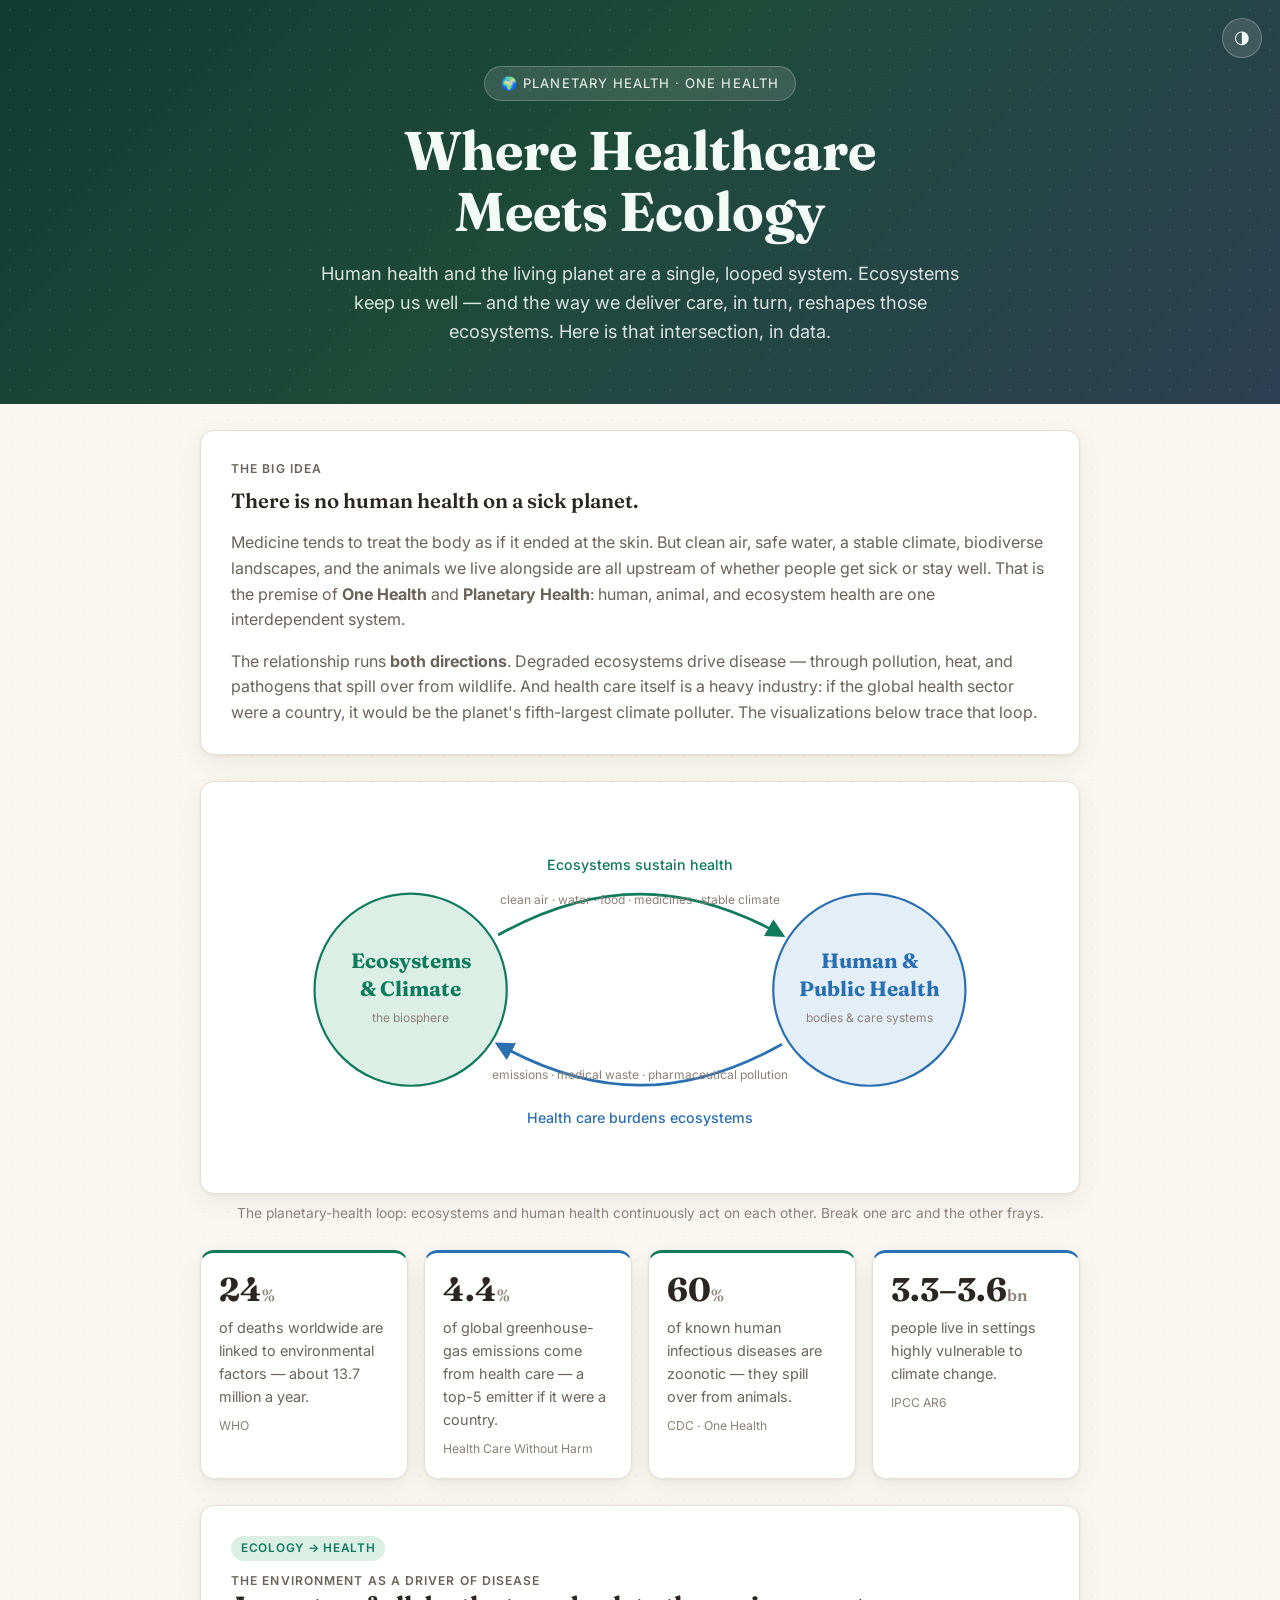
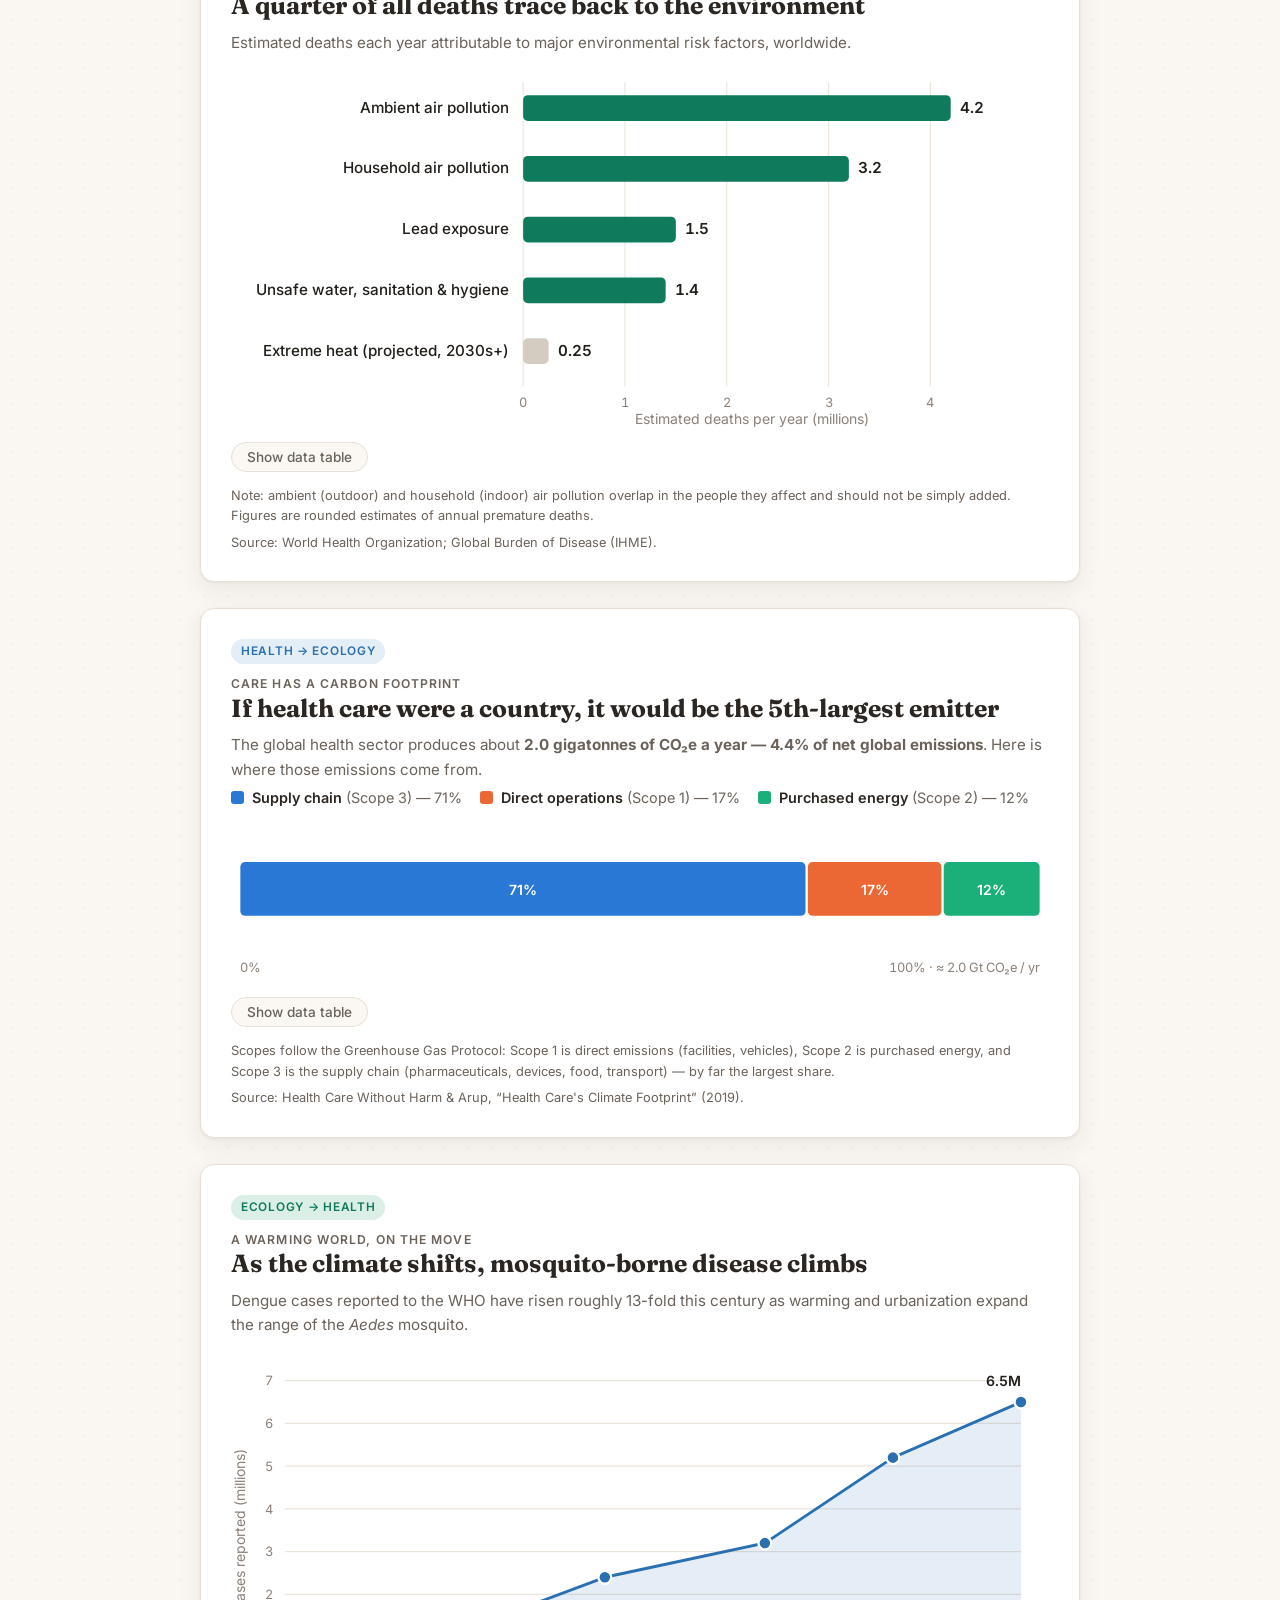
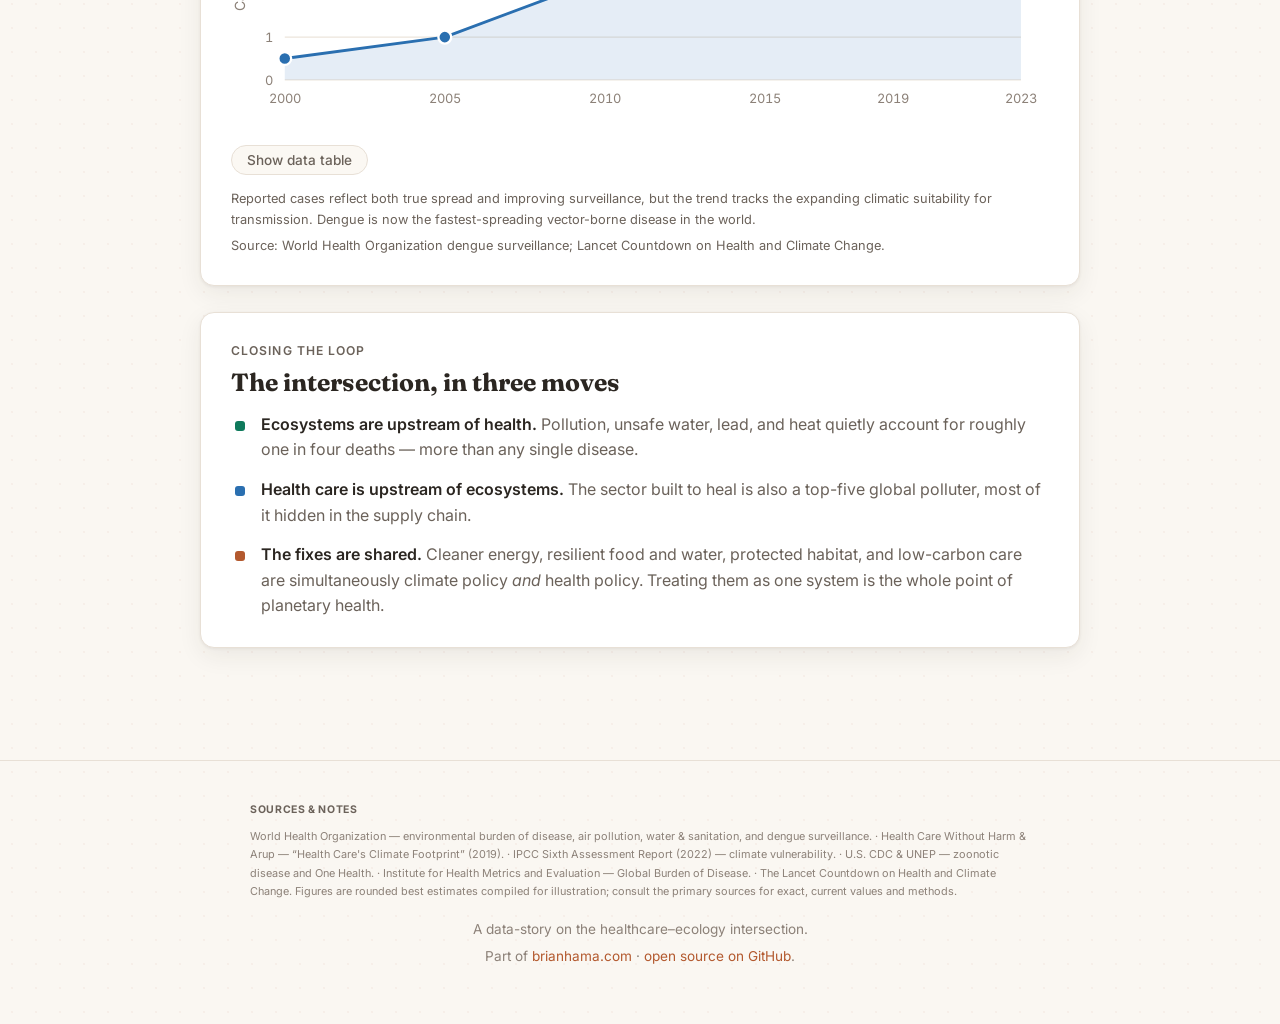
<file: healthcare-ecology.html>
<!DOCTYPE html>
<html lang="en">

<head>
    <meta charset="UTF-8">
    <title>Where Healthcare Meets Ecology · Planetary Health</title>
    <meta name="description"
        content="A data visualization of the two-way relationship between human health and the living planet: how ecosystems shape health, and how health care shapes ecosystems.">
    <meta name="viewport" content="width=device-width, initial-scale=1.0">
    <link rel="preconnect" href="https://fonts.googleapis.com">
    <link rel="preconnect" href="https://fonts.gstatic.com" crossorigin>
    <link
        href="https://fonts.googleapis.com/css2?family=Fraunces:opsz,wght@9..144,600;9..144,700&family=Inter:wght@400;500;600&display=swap"
        rel="stylesheet">
    <style>
        /* ============================================================
           Design tokens — warm "book-shelf" light theme + dark theme.
           Chart color roles come from the validated data-viz palette;
           dark steps are the same hues re-stepped for the dark surface.
           ============================================================ */
        :root {
            color-scheme: light;

            --bg: #faf7f2;
            --bg-dot: rgba(179, 89, 46, 0.05);
            --surface: #ffffff;
            --surface-2: #fbf8f3;
            --ink: #2b2621;
            --ink-soft: #6b625a;
            --ink-muted: #8c8178;
            --accent: #b3592e;
            --accent-dark: #93441f;
            --line: #e8e0d6;
            --shadow: 0 1px 3px rgba(43, 38, 33, 0.06), 0 8px 24px rgba(43, 38, 33, 0.07);
            --shadow-hover: 0 4px 8px rgba(43, 38, 33, 0.08), 0 16px 40px rgba(43, 38, 33, 0.12);
            --radius: 14px;
            --serif: 'Fraunces', Georgia, serif;
            --sans: 'Inter', -apple-system, 'Segoe UI', Arial, sans-serif;

            /* thematic hues */
            --health: #2a6fb0;
            --health-soft: #e4eef7;
            --eco: #0f7a5c;
            --eco-soft: #dcefe7;

            /* chart ink + chrome (light) */
            --c-surface: #ffffff;
            --c-ink: #221f1b;
            --c-ink-2: #52514e;
            --c-muted: #8c8178;
            --c-grid: #ece5db;
            --c-axis: #cfc6ba;

            /* categorical slots (light) — validated set */
            --s1: #2a78d6;
            --s2: #eb6834;
            --s3: #1baf7a;

            /* single-hue data marks (light) */
            --bar-eco: #0f7a5c;
            --line-health: #2a6fb0;
            --line-health-fill: rgba(42, 111, 176, 0.12);
        }

        :root[data-theme="dark"] {
            color-scheme: dark;

            --bg: #17130f;
            --bg-dot: rgba(255, 255, 255, 0.035);
            --surface: #221d18;
            --surface-2: #1c1813;
            --ink: #f3ece2;
            --ink-soft: #c3b7a9;
            --ink-muted: #9a8d7e;
            --accent: #e08a5c;
            --accent-dark: #c2703f;
            --line: #362e26;
            --shadow: 0 1px 3px rgba(0, 0, 0, 0.4), 0 8px 24px rgba(0, 0, 0, 0.4);
            --shadow-hover: 0 4px 8px rgba(0, 0, 0, 0.45), 0 16px 40px rgba(0, 0, 0, 0.5);

            --health: #6db2ea;
            --health-soft: #1e2c39;
            --eco: #3fc79a;
            --eco-soft: #16281f;

            --c-surface: #221d18;
            --c-ink: #f3ece2;
            --c-ink-2: #c3b7a9;
            --c-muted: #9a8d7e;
            --c-grid: #33291f;
            --c-axis: #43382c;

            --s1: #3987e5;
            --s2: #e08a4b;
            --s3: #24c896;

            --bar-eco: #2fb98a;
            --line-health: #6db2ea;
            --line-health-fill: rgba(109, 178, 234, 0.16);
        }

        @media (prefers-color-scheme: dark) {
            :root:not([data-theme="light"]) {
                color-scheme: dark;

                --bg: #17130f;
                --bg-dot: rgba(255, 255, 255, 0.035);
                --surface: #221d18;
                --surface-2: #1c1813;
                --ink: #f3ece2;
                --ink-soft: #c3b7a9;
                --ink-muted: #9a8d7e;
                --accent: #e08a5c;
                --accent-dark: #c2703f;
                --line: #362e26;
                --shadow: 0 1px 3px rgba(0, 0, 0, 0.4), 0 8px 24px rgba(0, 0, 0, 0.4);
                --shadow-hover: 0 4px 8px rgba(0, 0, 0, 0.45), 0 16px 40px rgba(0, 0, 0, 0.5);

                --health: #6db2ea;
                --health-soft: #1e2c39;
                --eco: #3fc79a;
                --eco-soft: #16281f;

                --c-surface: #221d18;
                --c-ink: #f3ece2;
                --c-ink-2: #c3b7a9;
                --c-muted: #9a8d7e;
                --c-grid: #33291f;
                --c-axis: #43382c;

                --s1: #3987e5;
                --s2: #e08a4b;
                --s3: #24c896;

                --bar-eco: #2fb98a;
                --line-health: #6db2ea;
                --line-health-fill: rgba(109, 178, 234, 0.16);
            }
        }

        * { box-sizing: border-box; }

        html { scroll-behavior: smooth; }

        body {
            font-family: var(--sans);
            margin: 0;
            background-color: var(--bg);
            background-image: radial-gradient(var(--bg-dot) 1px, transparent 1px);
            background-size: 24px 24px;
            color: var(--ink);
            line-height: 1.6;
            -webkit-font-smoothing: antialiased;
        }

        a { color: var(--accent); text-decoration: none; }
        a:hover { text-decoration: underline; }

        main {
            max-width: 920px;
            margin: 0 auto;
            padding: 0 20px 72px;
        }

        /* ============ Hero ============ */
        .hero {
            background: linear-gradient(135deg, #123b30 0%, #1f4a3a 45%, #2b3f52 100%);
            color: #f2fbf6;
            padding: 66px 20px 58px;
            text-align: center;
            position: relative;
            overflow: hidden;
        }

        .hero::after {
            content: "";
            position: absolute;
            inset: 0;
            background-image: radial-gradient(rgba(255, 255, 255, 0.06) 1px, transparent 1px);
            background-size: 20px 20px;
            pointer-events: none;
        }

        .hero-inner { position: relative; z-index: 1; max-width: 780px; margin: 0 auto; }

        .hero-eyebrow {
            display: inline-block;
            font-size: 0.82em;
            letter-spacing: 0.08em;
            text-transform: uppercase;
            background: rgba(255, 255, 255, 0.12);
            border: 1px solid rgba(255, 255, 255, 0.22);
            border-radius: 100px;
            padding: 6px 16px;
            margin: 0 0 20px;
        }

        .hero h1 {
            font-family: var(--serif);
            font-size: clamp(2.1em, 5.5vw, 3.4em);
            line-height: 1.12;
            margin: 0 0 16px;
            font-weight: 700;
        }

        .hero-tagline {
            font-size: 1.14em;
            color: rgba(242, 251, 246, 0.88);
            margin: 0 auto;
            max-width: 640px;
        }

        /* theme toggle */
        .theme-toggle {
            position: absolute;
            top: 18px;
            right: 18px;
            z-index: 2;
            width: 40px;
            height: 40px;
            border-radius: 50%;
            border: 1px solid rgba(255, 255, 255, 0.25);
            background: rgba(255, 255, 255, 0.12);
            color: #f2fbf6;
            font-size: 1.1em;
            cursor: pointer;
            line-height: 1;
            transition: background 0.2s ease, transform 0.2s ease;
        }
        .theme-toggle:hover { background: rgba(255, 255, 255, 0.22); transform: rotate(-15deg); }

        /* ============ Cards / sections ============ */
        .card {
            background-color: var(--surface);
            border: 1px solid var(--line);
            border-radius: var(--radius);
            box-shadow: var(--shadow);
            padding: 28px 30px;
            margin-top: 26px;
        }

        .section-eyebrow {
            font-size: 0.76em;
            letter-spacing: 0.09em;
            text-transform: uppercase;
            font-weight: 600;
            color: var(--accent);
            margin: 0 0 8px;
        }

        h2.section-heading {
            font-family: var(--serif);
            font-size: 1.55em;
            font-weight: 700;
            margin: 0 0 10px;
            line-height: 1.2;
        }

        .lead { font-size: 1.05em; color: var(--ink-soft); margin: 0 0 4px; }
        .card p { color: var(--ink-soft); }
        .card p:last-child { margin-bottom: 0; }

        .intro-card .intro-lead {
            font-family: var(--serif);
            font-size: 1.28em;
            font-weight: 600;
            color: var(--ink);
            margin: 0 0 12px;
            line-height: 1.35;
        }

        /* ============ Feedback-loop diagram ============ */
        .loop-figure { margin: 26px 0 0; }
        .loop-wrap {
            background: var(--surface);
            border: 1px solid var(--line);
            border-radius: var(--radius);
            box-shadow: var(--shadow);
            padding: 22px 24px 18px;
        }
        .loop-wrap svg { width: 100%; height: auto; display: block; }
        .loop-caption {
            font-size: 0.86em;
            color: var(--ink-muted);
            text-align: center;
            margin: 8px 4px 0;
        }

        /* ============ KPI stat tiles ============ */
        .kpi-grid {
            display: grid;
            grid-template-columns: repeat(4, 1fr);
            gap: 16px;
            margin-top: 26px;
        }
        .kpi {
            background: var(--surface);
            border: 1px solid var(--line);
            border-radius: var(--radius);
            box-shadow: var(--shadow);
            padding: 20px 18px;
            border-top: 3px solid var(--kpi-accent, var(--accent));
        }
        .kpi-value {
            font-family: var(--serif);
            font-size: 2.05em;
            font-weight: 700;
            line-height: 1;
            color: var(--ink);
            margin: 0;
            font-variant-numeric: tabular-nums;
        }
        .kpi-unit { font-size: 0.5em; font-weight: 600; color: var(--ink-muted); }
        .kpi-label { font-size: 0.9em; color: var(--ink-soft); margin: 10px 0 0; }
        .kpi-source { font-size: 0.76em; color: var(--ink-muted); margin: 8px 0 0; }

        /* ============ Charts ============ */
        .chart-head { margin-bottom: 4px; }
        .chart-dir {
            display: inline-block;
            font-size: 0.74em;
            letter-spacing: 0.06em;
            text-transform: uppercase;
            font-weight: 600;
            padding: 3px 10px;
            border-radius: 100px;
            margin-bottom: 10px;
        }
        .dir-eco { background: var(--eco-soft); color: var(--eco); }
        .dir-health { background: var(--health-soft); color: var(--health); }

        .chart-sub { font-size: 0.95em; color: var(--ink-soft); margin: 2px 0 0; }

        .chart-area { margin-top: 18px; position: relative; }
        .chart-area svg { width: 100%; height: auto; display: block; overflow: visible; }

        /* legend */
        .legend {
            display: flex;
            flex-wrap: wrap;
            gap: 8px 18px;
            margin: 4px 0 14px;
            padding: 0;
            list-style: none;
        }
        .legend li { display: flex; align-items: center; gap: 8px; font-size: 0.9em; color: var(--ink-soft); }
        .legend .swatch { width: 13px; height: 13px; border-radius: 3px; flex-shrink: 0; }
        .legend b { color: var(--ink); font-weight: 600; }

        /* tooltip */
        .tt {
            position: absolute;
            pointer-events: none;
            background: var(--surface);
            border: 1px solid var(--line);
            box-shadow: var(--shadow-hover);
            border-radius: 10px;
            padding: 9px 12px;
            font-size: 0.85em;
            color: var(--ink);
            opacity: 0;
            transform: translate(-50%, -112%);
            transition: opacity 0.12s ease;
            z-index: 10;
            white-space: nowrap;
            max-width: 240px;
        }
        .tt.show { opacity: 1; }
        .tt .tt-title { font-weight: 600; margin-bottom: 2px; }
        .tt .tt-val { color: var(--ink-soft); }
        .tt .tt-val b { color: var(--ink); font-variant-numeric: tabular-nums; }

        /* SVG text roles */
        .ax-label { fill: var(--c-muted); font-size: 12px; font-family: var(--sans); }
        .ax-tick { fill: var(--c-muted); font-size: 11px; font-family: var(--sans); font-variant-numeric: tabular-nums; }
        .bar-name { fill: var(--c-ink); font-size: 13px; font-family: var(--sans); font-weight: 500; }
        .bar-val { fill: var(--c-ink); font-size: 13px; font-family: var(--sans); font-weight: 600; font-variant-numeric: tabular-nums; }
        .seg-label { fill: #ffffff; font-size: 12px; font-family: var(--sans); font-weight: 600; }
        .pt-label { fill: var(--c-ink); font-size: 12px; font-family: var(--sans); font-weight: 600; font-variant-numeric: tabular-nums; }

        /* data table */
        .table-toggle {
            margin-top: 16px;
            font-family: var(--sans);
            font-size: 0.85em;
            font-weight: 500;
            color: var(--ink-soft);
            background: var(--surface-2);
            border: 1px solid var(--line);
            border-radius: 100px;
            padding: 6px 15px;
            cursor: pointer;
            transition: border-color 0.15s ease, color 0.15s ease;
        }
        .table-toggle:hover { border-color: var(--accent); color: var(--accent); }
        .data-table { margin-top: 14px; overflow-x: auto; }
        .data-table[hidden] { display: none; }
        table {
            border-collapse: collapse;
            width: 100%;
            font-size: 0.88em;
        }
        caption { text-align: left; color: var(--ink-muted); font-size: 0.92em; margin-bottom: 8px; }
        th, td { text-align: left; padding: 8px 12px; border-bottom: 1px solid var(--line); }
        thead th { color: var(--ink); font-weight: 600; border-bottom: 1.5px solid var(--line); }
        td.num, th.num { text-align: right; font-variant-numeric: tabular-nums; }
        tbody tr:last-child td { border-bottom: none; }

        .chart-note { font-size: 0.8em; color: var(--ink-muted); margin: 14px 0 0; }
        .chart-source { font-size: 0.8em; color: var(--ink-muted); margin: 6px 0 0; }

        /* takeaways */
        .takeaways { list-style: none; margin: 14px 0 0; padding: 0; }
        .takeaways li {
            position: relative;
            padding: 0 0 0 30px;
            margin: 0 0 14px;
            color: var(--ink-soft);
        }
        .takeaways li:last-child { margin-bottom: 0; }
        .takeaways li::before {
            content: "";
            position: absolute;
            left: 4px;
            top: 9px;
            width: 10px;
            height: 10px;
            border-radius: 3px;
            background: var(--tk, var(--accent));
        }
        .takeaways b { color: var(--ink); font-weight: 600; }

        /* ============ Footer ============ */
        .site-footer {
            text-align: center;
            padding: 40px 20px 52px;
            border-top: 1px solid var(--line);
            color: var(--ink-muted);
            margin-top: 40px;
        }
        .site-footer p { margin: 5px 0; font-size: 0.85em; }
        .src-list {
            max-width: 780px;
            margin: 0 auto 18px;
            font-size: 0.8em;
            color: var(--ink-muted);
            line-height: 1.7;
            text-align: left;
        }
        .src-list h3 {
            font-family: var(--sans);
            font-size: 0.82em;
            letter-spacing: 0.06em;
            text-transform: uppercase;
            color: var(--ink-soft);
            margin: 0 0 8px;
        }

        /* ============ Responsive ============ */
        @media (max-width: 760px) {
            .hero { padding: 54px 16px 46px; }
            main { padding: 0 14px 56px; }
            .card { padding: 22px 18px; }
            .kpi-grid { grid-template-columns: repeat(2, 1fr); }
            .kpi-value { font-size: 1.8em; }
        }
        @media (max-width: 400px) {
            .kpi-grid { grid-template-columns: 1fr; }
        }

        @media (prefers-reduced-motion: reduce) {
            * { scroll-behavior: auto !important; transition: none !important; }
        }
    </style>
</head>

<body>
    <header class="hero">
        <button class="theme-toggle" id="theme-toggle" aria-label="Toggle dark mode" title="Toggle light / dark">◑</button>
        <div class="hero-inner">
            <p class="hero-eyebrow">🌍 Planetary Health · One Health</p>
            <h1>Where Healthcare<br>Meets Ecology</h1>
            <p class="hero-tagline">Human health and the living planet are a single, looped system. Ecosystems keep
                us well — and the way we deliver care, in turn, reshapes those ecosystems. Here is that intersection,
                in data.</p>
        </div>
    </header>

    <main>
        <!-- Intro -->
        <section class="card intro-card">
            <p class="section-eyebrow">The big idea</p>
            <p class="intro-lead">There is no human health on a sick planet.</p>
            <p>Medicine tends to treat the body as if it ended at the skin. But clean air, safe water, a stable
                climate, biodiverse landscapes, and the animals we live alongside are all upstream of whether people
                get sick or stay well. That is the premise of <b>One Health</b> and <b>Planetary Health</b>: human,
                animal, and ecosystem health are one interdependent system.</p>
            <p>The relationship runs <b>both directions</b>. Degraded ecosystems drive disease — through pollution,
                heat, and pathogens that spill over from wildlife. And health care itself is a heavy industry: if the
                global health sector were a country, it would be the planet's fifth-largest climate polluter. The
                visualizations below trace that loop.</p>
        </section>

        <!-- Feedback loop diagram -->
        <figure class="loop-figure">
            <div class="loop-wrap">
                <svg viewBox="0 0 760 340" role="img"
                    aria-label="Diagram of the feedback loop between ecosystems and human health. Ecosystems supply clean air, water, food, medicines, and a stable climate to human health; when degraded, they drive pollution, heat stress, and zoonotic disease. Human health care, in return, generates greenhouse-gas emissions, waste, and pharmaceutical pollution that burden ecosystems.">
                    <defs>
                        <marker id="arrow-eco" viewBox="0 0 10 10" refX="8" refY="5" markerWidth="7" markerHeight="7"
                            orient="auto-start-reverse">
                            <path d="M0,0 L10,5 L0,10 z" fill="var(--eco)"></path>
                        </marker>
                        <marker id="arrow-health" viewBox="0 0 10 10" refX="8" refY="5" markerWidth="7" markerHeight="7"
                            orient="auto-start-reverse">
                            <path d="M0,0 L10,5 L0,10 z" fill="var(--health)"></path>
                        </marker>
                    </defs>

                    <!-- top arc: ecosystems -> health (supports) -->
                    <path d="M 250 120 C 340 70, 420 70, 510 120" fill="none" stroke="var(--eco)" stroke-width="2.5"
                        marker-end="url(#arrow-eco)"></path>
                    <text x="380" y="60" text-anchor="middle" class="bar-name" style="fill:var(--eco);">
                        Ecosystems sustain health</text>
                    <text x="380" y="92" text-anchor="middle" class="ax-tick">clean air · water · food · medicines · stable climate</text>

                    <!-- bottom arc: health -> ecosystems (burdens) -->
                    <path d="M 510 220 C 420 270, 340 270, 250 220" fill="none" stroke="var(--health)" stroke-width="2.5"
                        marker-end="url(#arrow-health)"></path>
                    <text x="380" y="292" text-anchor="middle" class="bar-name" style="fill:var(--health);">
                        Health care burdens ecosystems</text>
                    <text x="380" y="252" text-anchor="middle" class="ax-tick">emissions · medical waste · pharmaceutical pollution</text>

                    <!-- left hub: ecosystems -->
                    <circle cx="170" cy="170" r="88" fill="var(--eco-soft)" stroke="var(--eco)" stroke-width="2"></circle>
                    <text x="170" y="150" text-anchor="middle" class="loop-hub"
                        style="fill:var(--eco);font-family:var(--serif);font-weight:700;font-size:19px;">Ecosystems</text>
                    <text x="170" y="176" text-anchor="middle" class="loop-hub"
                        style="fill:var(--eco);font-family:var(--serif);font-weight:700;font-size:19px;">&amp; Climate</text>
                    <text x="170" y="200" text-anchor="middle" class="ax-tick">the biosphere</text>

                    <!-- right hub: health -->
                    <circle cx="590" cy="170" r="88" fill="var(--health-soft)" stroke="var(--health)" stroke-width="2"></circle>
                    <text x="590" y="150" text-anchor="middle"
                        style="fill:var(--health);font-family:var(--serif);font-weight:700;font-size:19px;">Human &amp;</text>
                    <text x="590" y="176" text-anchor="middle"
                        style="fill:var(--health);font-family:var(--serif);font-weight:700;font-size:19px;">Public Health</text>
                    <text x="590" y="200" text-anchor="middle" class="ax-tick">bodies &amp; care systems</text>
                </svg>
            </div>
            <figcaption class="loop-caption">The planetary-health loop: ecosystems and human health continuously act on
                each other. Break one arc and the other frays.</figcaption>
        </figure>

        <!-- KPI row -->
        <section aria-label="Key figures">
            <div class="kpi-grid" id="kpi-grid"></div>
        </section>

        <!-- Chart 1: Ecology -> Health -->
        <section class="card" id="chart-deaths">
            <div class="chart-head">
                <span class="chart-dir dir-eco">Ecology → Health</span>
                <p class="section-eyebrow" style="margin:0;">The environment as a driver of disease</p>
                <h2 class="section-heading">A quarter of all deaths trace back to the environment</h2>
                <p class="chart-sub">Estimated deaths each year attributable to major environmental risk factors,
                    worldwide.</p>
            </div>
            <div class="chart-area" id="deaths-area"></div>
            <button class="table-toggle" data-target="deaths-table" aria-expanded="false">Show data table</button>
            <div class="data-table" id="deaths-table" hidden></div>
            <p class="chart-note">Note: ambient (outdoor) and household (indoor) air pollution overlap in the people
                they affect and should not be simply added. Figures are rounded estimates of annual premature deaths.</p>
            <p class="chart-source">Source: World Health Organization; Global Burden of Disease (IHME).</p>
        </section>

        <!-- Chart 2: Health -> Ecology -->
        <section class="card" id="chart-footprint">
            <div class="chart-head">
                <span class="chart-dir dir-health">Health → Ecology</span>
                <p class="section-eyebrow" style="margin:0;">Care has a carbon footprint</p>
                <h2 class="section-heading">If health care were a country, it would be the 5th-largest emitter</h2>
                <p class="chart-sub">The global health sector produces about <b>2.0 gigatonnes of CO₂e a year — 4.4% of
                    net global emissions</b>. Here is where those emissions come from.</p>
            </div>
            <ul class="legend" id="footprint-legend"></ul>
            <div class="chart-area" id="footprint-area"></div>
            <button class="table-toggle" data-target="footprint-table" aria-expanded="false">Show data table</button>
            <div class="data-table" id="footprint-table" hidden></div>
            <p class="chart-note">Scopes follow the Greenhouse Gas Protocol: Scope 1 is direct emissions (facilities,
                vehicles), Scope 2 is purchased energy, and Scope 3 is the supply chain (pharmaceuticals, devices,
                food, transport) — by far the largest share.</p>
            <p class="chart-source">Source: Health Care Without Harm & Arup, “Health Care's Climate Footprint” (2019).</p>
        </section>

        <!-- Chart 3: the loop over time -->
        <section class="card" id="chart-dengue">
            <div class="chart-head">
                <span class="chart-dir dir-eco">Ecology → Health</span>
                <p class="section-eyebrow" style="margin:0;">A warming world, on the move</p>
                <h2 class="section-heading">As the climate shifts, mosquito-borne disease climbs</h2>
                <p class="chart-sub">Dengue cases reported to the WHO have risen roughly 13-fold this century as warming
                    and urbanization expand the range of the <i>Aedes</i> mosquito.</p>
            </div>
            <div class="chart-area" id="dengue-area"></div>
            <button class="table-toggle" data-target="dengue-table" aria-expanded="false">Show data table</button>
            <div class="data-table" id="dengue-table" hidden></div>
            <p class="chart-note">Reported cases reflect both true spread and improving surveillance, but the trend
                tracks the expanding climatic suitability for transmission. Dengue is now the fastest-spreading
                vector-borne disease in the world.</p>
            <p class="chart-source">Source: World Health Organization dengue surveillance; Lancet Countdown on Health
                and Climate Change.</p>
        </section>

        <!-- Takeaways -->
        <section class="card">
            <p class="section-eyebrow">Closing the loop</p>
            <h2 class="section-heading">The intersection, in three moves</h2>
            <ul class="takeaways">
                <li style="--tk: var(--eco);"><b>Ecosystems are upstream of health.</b> Pollution, unsafe water, lead,
                    and heat quietly account for roughly one in four deaths — more than any single disease.</li>
                <li style="--tk: var(--health);"><b>Health care is upstream of ecosystems.</b> The sector built to
                    heal is also a top-five global polluter, most of it hidden in the supply chain.</li>
                <li style="--tk: var(--accent);"><b>The fixes are shared.</b> Cleaner energy, resilient food and water,
                    protected habitat, and low-carbon care are simultaneously climate policy <i>and</i> health policy.
                    Treating them as one system is the whole point of planetary health.</li>
            </ul>
        </section>
    </main>

    <footer class="site-footer">
        <div class="src-list">
            <h3>Sources &amp; notes</h3>
            <p>World Health Organization — environmental burden of disease, air pollution, water &amp; sanitation, and
                dengue surveillance. · Health Care Without Harm &amp; Arup — “Health Care's Climate Footprint” (2019). ·
                IPCC Sixth Assessment Report (2022) — climate vulnerability. · U.S. CDC &amp; UNEP — zoonotic disease and
                One Health. · Institute for Health Metrics and Evaluation — Global Burden of Disease. · The Lancet
                Countdown on Health and Climate Change. Figures are rounded best estimates compiled for illustration;
                consult the primary sources for exact, current values and methods.</p>
        </div>
        <p>A data-story on the healthcare–ecology intersection.</p>
        <p>Part of <a href="index.html">brianhama.com</a> · <a target="_blank" rel="noopener"
                href="https://github.com/brianhama/book-website">open source on GitHub</a>.</p>
    </footer>

    <script>
        "use strict";

        /* ============================================================
           Data
           ============================================================ */
        var KPIS = [
            {
                value: "24", unit: "%",
                label: "of deaths worldwide are linked to environmental factors — about 13.7 million a year.",
                source: "WHO", accent: "var(--eco)"
            },
            {
                value: "4.4", unit: "%",
                label: "of global greenhouse-gas emissions come from health care — a top-5 emitter if it were a country.",
                source: "Health Care Without Harm", accent: "var(--health)"
            },
            {
                value: "60", unit: "%",
                label: "of known human infectious diseases are zoonotic — they spill over from animals.",
                source: "CDC · One Health", accent: "var(--eco)"
            },
            {
                value: "3.3–3.6", unit: "bn",
                label: "people live in settings highly vulnerable to climate change.",
                source: "IPCC AR6", accent: "var(--health)"
            }
        ];

        // Chart 1 — annual deaths (millions) by environmental risk factor
        var DEATHS = [
            { name: "Ambient air pollution", value: 4.2, note: "Outdoor fine particulates & ozone" },
            { name: "Household air pollution", value: 3.2, note: "Indoor smoke from solid cooking fuels" },
            { name: "Lead exposure", value: 1.5, note: "Mostly cardiovascular, via GBD 2021" },
            { name: "Unsafe water, sanitation & hygiene", value: 1.4, note: "Diarrhoeal & related disease" },
            { name: "Extreme heat (projected, 2030s+)", value: 0.25, note: "WHO projection, 2030–2050", projected: true }
        ];

        // Chart 2 — healthcare climate footprint by GHG-protocol scope (% of sector emissions)
        var FOOTPRINT = [
            { name: "Supply chain", scope: "Scope 3", value: 71, color: "var(--s1)", desc: "Pharma, devices, food, transport" },
            { name: "Direct operations", scope: "Scope 1", value: 17, color: "var(--s2)", desc: "Facilities & fleet" },
            { name: "Purchased energy", scope: "Scope 2", value: 12, color: "var(--s3)", desc: "Grid electricity, heat & cooling" }
        ];

        // Chart 3 — dengue cases reported to WHO (millions)
        var DENGUE = [
            { year: 2000, value: 0.5 },
            { year: 2005, value: 1.0 },
            { year: 2010, value: 2.4 },
            { year: 2015, value: 3.2 },
            { year: 2019, value: 5.2 },
            { year: 2023, value: 6.5 }
        ];

        var SVGNS = "http://www.w3.org/2000/svg";
        function el(name, attrs) {
            var n = document.createElementNS(SVGNS, name);
            if (attrs) { for (var k in attrs) { n.setAttribute(k, attrs[k]); } }
            return n;
        }
        function fmtNum(v) {
            return (Math.round(v * 100) / 100).toLocaleString("en-US");
        }

        /* ============================================================
           KPI tiles
           ============================================================ */
        (function renderKpis() {
            var grid = document.getElementById("kpi-grid");
            KPIS.forEach(function (k) {
                var d = document.createElement("div");
                d.className = "kpi";
                d.style.setProperty("--kpi-accent", k.accent);
                d.innerHTML =
                    '<p class="kpi-value">' + k.value + '<span class="kpi-unit">' + k.unit + '</span></p>' +
                    '<p class="kpi-label">' + k.label + '</p>' +
                    '<p class="kpi-source">' + k.source + '</p>';
                grid.appendChild(d);
            });
        })();

        /* ============================================================
           Shared tooltip helper
           ============================================================ */
        function makeTooltip(area) {
            var tt = document.createElement("div");
            tt.className = "tt";
            area.appendChild(tt);
            return {
                show: function (html, cx, cy) {
                    tt.innerHTML = html;
                    tt.style.left = cx + "px";
                    tt.style.top = cy + "px";
                    tt.classList.add("show");
                },
                hide: function () { tt.classList.remove("show"); }
            };
        }
        // convert an SVG x/y (viewBox units) to pixel offset within the area element
        function svgToPx(svg, area, vx, vy) {
            var vb = svg.viewBox.baseVal;
            var rect = svg.getBoundingClientRect();
            var arect = area.getBoundingClientRect();
            var px = (vx / vb.width) * rect.width + (rect.left - arect.left);
            var py = (vy / vb.height) * rect.height + (rect.top - arect.top);
            return { x: px, y: py };
        }

        /* ============================================================
           Chart 1 — horizontal bars (single hue, magnitude)
           ============================================================ */
        (function renderDeaths() {
            var area = document.getElementById("deaths-area");
            var W = 700, rowH = 52, padTop = 8, padBottom = 34;
            var labelW = 250, valW = 58;
            var plotLeft = labelW, plotRight = W - valW;
            var plotW = plotRight - plotLeft;
            var H = padTop + DEATHS.length * rowH + padBottom;
            var maxV = 4.5;
            var svg = el("svg", { viewBox: "0 0 " + W + " " + H });

            // gridlines + ticks
            var ticks = [0, 1, 2, 3, 4];
            ticks.forEach(function (t) {
                var x = plotLeft + (t / maxV) * plotW;
                svg.appendChild(el("line", {
                    x1: x, y1: padTop, x2: x, y2: H - padBottom,
                    stroke: "var(--c-grid)", "stroke-width": 1
                }));
                var tk = el("text", { x: x, y: H - padBottom + 18, "text-anchor": "middle", "class": "ax-tick" });
                tk.textContent = t;
                svg.appendChild(tk);
            });
            var axl = el("text", { x: plotLeft + plotW / 2, y: H - 2, "text-anchor": "middle", "class": "ax-label" });
            axl.textContent = "Estimated deaths per year (millions)";
            svg.appendChild(axl);

            var tip = makeTooltip(area);

            DEATHS.forEach(function (d, i) {
                var cy = padTop + i * rowH;
                var bh = 22;
                var by = cy + (rowH - bh) / 2 - 4;
                var w = Math.max(3, (d.value / maxV) * plotW);

                // category name (right-aligned to the axis)
                var nm = el("text", { x: plotLeft - 12, y: by + bh / 2 + 4, "text-anchor": "end", "class": "bar-name" });
                nm.textContent = d.name;
                svg.appendChild(nm);

                // bar (4px rounded, anchored to baseline at plotLeft)
                var bar = el("rect", {
                    x: plotLeft, y: by, width: w, height: bh, rx: 4, ry: 4,
                    fill: d.projected ? "var(--c-axis)" : "var(--bar-eco)",
                    "fill-opacity": d.projected ? 0.9 : 1
                });
                bar.style.cursor = "pointer";
                svg.appendChild(bar);

                // value label at bar end
                var vl = el("text", { x: plotLeft + w + 8, y: by + bh / 2 + 4, "text-anchor": "start", "class": "bar-val" });
                vl.textContent = d.value < 1 ? d.value.toFixed(2) : d.value.toFixed(1);
                svg.appendChild(vl);

                // hover hit-area over the row
                var hit = el("rect", { x: 0, y: cy, width: W, height: rowH, fill: "transparent" });
                hit.style.cursor = "pointer";
                (function (dd, yy) {
                    hit.addEventListener("mousemove", function (e) {
                        var p = svgToPx(svg, area, plotLeft + Math.max(3, (dd.value / maxV) * plotW), yy + rowH / 2 - 4);
                        tip.show(
                            '<div class="tt-title">' + dd.name + '</div>' +
                            '<div class="tt-val"><b>' + (dd.value < 1 ? dd.value.toFixed(2) : dd.value.toFixed(1)) +
                            ' million</b> deaths / yr</div>' +
                            '<div class="tt-val" style="font-size:0.92em;">' + dd.note + '</div>',
                            p.x, p.y);
                    });
                    hit.addEventListener("mouseleave", tip.hide);
                })(d, cy);
                svg.appendChild(hit);
            });

            area.appendChild(svg);

            // data table
            var rows = DEATHS.map(function (d) {
                return '<tr><td>' + d.name + '</td><td class="num">' +
                    (d.value < 1 ? d.value.toFixed(2) : d.value.toFixed(1)) + '</td><td>' + d.note + '</td></tr>';
            }).join("");
            document.getElementById("deaths-table").innerHTML =
                '<table><caption>Annual deaths attributable to environmental risk factors (millions)</caption>' +
                '<thead><tr><th scope="col">Risk factor</th><th scope="col" class="num">Deaths / yr (M)</th>' +
                '<th scope="col">Detail</th></tr></thead><tbody>' + rows + '</tbody></table>';
        })();

        /* ============================================================
           Chart 2 — horizontal stacked bar (part-to-whole, 3 series)
           ============================================================ */
        (function renderFootprint() {
            var area = document.getElementById("footprint-area");
            var W = 700, H = 132;
            var padX = 8, barY = 30, barH = 46;
            var plotW = W - padX * 2;
            var gap = 2; // 2px surface gap between segments
            var svg = el("svg", { viewBox: "0 0 " + W + " " + H });
            var tip = makeTooltip(area);

            var x = padX;
            FOOTPRINT.forEach(function (s, i) {
                var segW = (s.value / 100) * plotW - (i < FOOTPRINT.length - 1 ? gap : 0);
                var seg = el("rect", {
                    x: x, y: barY, width: Math.max(1, segW), height: barH,
                    rx: 4, ry: 4, fill: s.color
                });
                seg.style.cursor = "pointer";
                svg.appendChild(seg);

                // in-segment % label (white) where it fits; else above
                var cx = x + segW / 2;
                if (segW > 40) {
                    var pl = el("text", { x: cx, y: barY + barH / 2 + 5, "text-anchor": "middle", "class": "seg-label" });
                    pl.textContent = s.value + "%";
                    svg.appendChild(pl);
                } else {
                    var pl2 = el("text", { x: cx, y: barY - 8, "text-anchor": "middle", "class": "pt-label" });
                    pl2.textContent = s.value + "%";
                    svg.appendChild(pl2);
                    svg.appendChild(el("line", { x1: cx, y1: barY - 4, x2: cx, y2: barY + 2, stroke: "var(--c-axis)", "stroke-width": 1 }));
                }

                (function (ss, segx, segw) {
                    var hitCx = segx + segw / 2;
                    seg.addEventListener("mousemove", function () {
                        var p = svgToPx(svg, area, hitCx, barY);
                        tip.show(
                            '<div class="tt-title">' + ss.name + ' · ' + ss.scope + '</div>' +
                            '<div class="tt-val"><b>' + ss.value + '%</b> of the sector footprint</div>' +
                            '<div class="tt-val" style="font-size:0.92em;">' + ss.desc + '</div>',
                            p.x, p.y);
                    });
                    seg.addEventListener("mouseleave", tip.hide);
                })(s, x, segW);

                x += (s.value / 100) * plotW;
            });

            // scale caption
            var sc = el("text", { x: padX, y: H - 8, "text-anchor": "start", "class": "ax-tick" });
            sc.textContent = "0%";
            svg.appendChild(sc);
            var sc2 = el("text", { x: W - padX, y: H - 8, "text-anchor": "end", "class": "ax-tick" });
            sc2.textContent = "100% · ≈ 2.0 Gt CO₂e / yr";
            svg.appendChild(sc2);

            area.appendChild(svg);

            // legend
            var leg = document.getElementById("footprint-legend");
            FOOTPRINT.forEach(function (s) {
                var li = document.createElement("li");
                li.innerHTML = '<span class="swatch" style="background:' + s.color + ';"></span>' +
                    '<span><b>' + s.name + '</b> (' + s.scope + ') — ' + s.value + '%</span>';
                leg.appendChild(li);
            });

            // data table
            var rows = FOOTPRINT.map(function (s) {
                return '<tr><td>' + s.name + '</td><td>' + s.scope + '</td><td class="num">' + s.value +
                    '%</td><td>' + s.desc + '</td></tr>';
            }).join("");
            document.getElementById("footprint-table").innerHTML =
                '<table><caption>Global health-sector greenhouse-gas emissions by scope (≈ 2.0 Gt CO₂e / yr)</caption>' +
                '<thead><tr><th scope="col">Source</th><th scope="col">Scope</th>' +
                '<th scope="col" class="num">Share</th><th scope="col">Detail</th></tr></thead><tbody>' +
                rows + '</tbody></table>';
        })();

        /* ============================================================
           Chart 3 — line chart (single series, trend over time)
           ============================================================ */
        (function renderDengue() {
            var area = document.getElementById("dengue-area");
            var W = 700, H = 320;
            var padL = 46, padR = 24, padT = 22, padB = 42;
            var plotW = W - padL - padR, plotH = H - padT - padB;
            var years = DENGUE.map(function (d) { return d.year; });
            var minYear = 2000, maxYear = 2023, maxV = 7;
            var svg = el("svg", { viewBox: "0 0 " + W + " " + H });

            function X(yr) { return padL + ((yr - minYear) / (maxYear - minYear)) * plotW; }
            function Y(v) { return padT + plotH - (v / maxV) * plotH; }

            // y gridlines + ticks
            [0, 1, 2, 3, 4, 5, 6, 7].forEach(function (t) {
                var y = Y(t);
                svg.appendChild(el("line", { x1: padL, y1: y, x2: W - padR, y2: y, stroke: "var(--c-grid)", "stroke-width": 1 }));
                var tk = el("text", { x: padL - 10, y: y + 4, "text-anchor": "end", "class": "ax-tick" });
                tk.textContent = t;
                svg.appendChild(tk);
            });
            var yl = el("text", { x: padL - 34, y: padT + plotH / 2, "text-anchor": "middle", "class": "ax-label",
                transform: "rotate(-90 " + (padL - 34) + " " + (padT + plotH / 2) + ")" });
            yl.textContent = "Cases reported (millions)";
            svg.appendChild(yl);

            // x ticks
            years.forEach(function (yr) {
                var tk = el("text", { x: X(yr), y: H - padB + 20, "text-anchor": "middle", "class": "ax-tick" });
                tk.textContent = yr;
                svg.appendChild(tk);
            });

            // area fill under the line
            var areaPath = "M " + X(DENGUE[0].year) + " " + Y(0);
            DENGUE.forEach(function (d) { areaPath += " L " + X(d.year) + " " + Y(d.value); });
            areaPath += " L " + X(DENGUE[DENGUE.length - 1].year) + " " + Y(0) + " Z";
            svg.appendChild(el("path", { d: areaPath, fill: "var(--line-health-fill)", stroke: "none" }));

            // the line (2px)
            var linePath = "";
            DENGUE.forEach(function (d, i) { linePath += (i === 0 ? "M " : " L ") + X(d.year) + " " + Y(d.value); });
            svg.appendChild(el("path", { d: linePath, fill: "none", stroke: "var(--line-health)", "stroke-width": 2.5,
                "stroke-linejoin": "round", "stroke-linecap": "round" }));

            var tip = makeTooltip(area);

            // markers + hover (>= 8px targets via invisible 22px hit circles)
            DENGUE.forEach(function (d) {
                var cx = X(d.year), cy = Y(d.value);
                // 2px surface ring on the marker
                svg.appendChild(el("circle", { cx: cx, cy: cy, r: 5.5, fill: "var(--line-health)",
                    stroke: "var(--c-surface)", "stroke-width": 2 }));
                var hit = el("circle", { cx: cx, cy: cy, r: 16, fill: "transparent" });
                hit.style.cursor = "pointer";
                (function (dd, x, y) {
                    hit.addEventListener("mousemove", function () {
                        var p = svgToPx(svg, area, x, y);
                        tip.show(
                            '<div class="tt-title">' + dd.year + '</div>' +
                            '<div class="tt-val"><b>' + dd.value.toFixed(1) + ' million</b> cases reported</div>',
                            p.x, p.y);
                    });
                    hit.addEventListener("mouseleave", tip.hide);
                })(d, cx, cy);
                svg.appendChild(hit);
            });

            // direct end label on the final point
            var last = DENGUE[DENGUE.length - 1];
            var endLbl = el("text", { x: X(last.year), y: Y(last.value) - 14, "text-anchor": "end", "class": "pt-label" });
            endLbl.textContent = last.value.toFixed(1) + "M";
            svg.appendChild(endLbl);

            area.appendChild(svg);

            // data table
            var rows = DENGUE.map(function (d) {
                return '<tr><td class="num">' + d.year + '</td><td class="num">' + d.value.toFixed(1) + '</td></tr>';
            }).join("");
            document.getElementById("dengue-table").innerHTML =
                '<table><caption>Dengue cases reported to the WHO, by year (millions)</caption>' +
                '<thead><tr><th scope="col" class="num">Year</th>' +
                '<th scope="col" class="num">Cases (millions)</th></tr></thead><tbody>' + rows + '</tbody></table>';
        })();

        /* ============================================================
           Data-table toggles
           ============================================================ */
        Array.prototype.forEach.call(document.querySelectorAll(".table-toggle"), function (btn) {
            btn.addEventListener("click", function () {
                var t = document.getElementById(btn.getAttribute("data-target"));
                var open = !t.hidden;
                t.hidden = open;
                btn.setAttribute("aria-expanded", String(!open));
                btn.textContent = open ? "Show data table" : "Hide data table";
            });
        });

        /* ============================================================
           Theme toggle (light / dark), respects OS preference
           ============================================================ */
        (function themeToggle() {
            var root = document.documentElement;
            var btn = document.getElementById("theme-toggle");
            function current() {
                var explicit = root.getAttribute("data-theme");
                if (explicit) { return explicit; }
                return window.matchMedia && window.matchMedia("(prefers-color-scheme: dark)").matches ? "dark" : "light";
            }
            btn.addEventListener("click", function () {
                var next = current() === "dark" ? "light" : "dark";
                root.setAttribute("data-theme", next);
            });
        })();
    </script>
</body>

</html>
</file>
